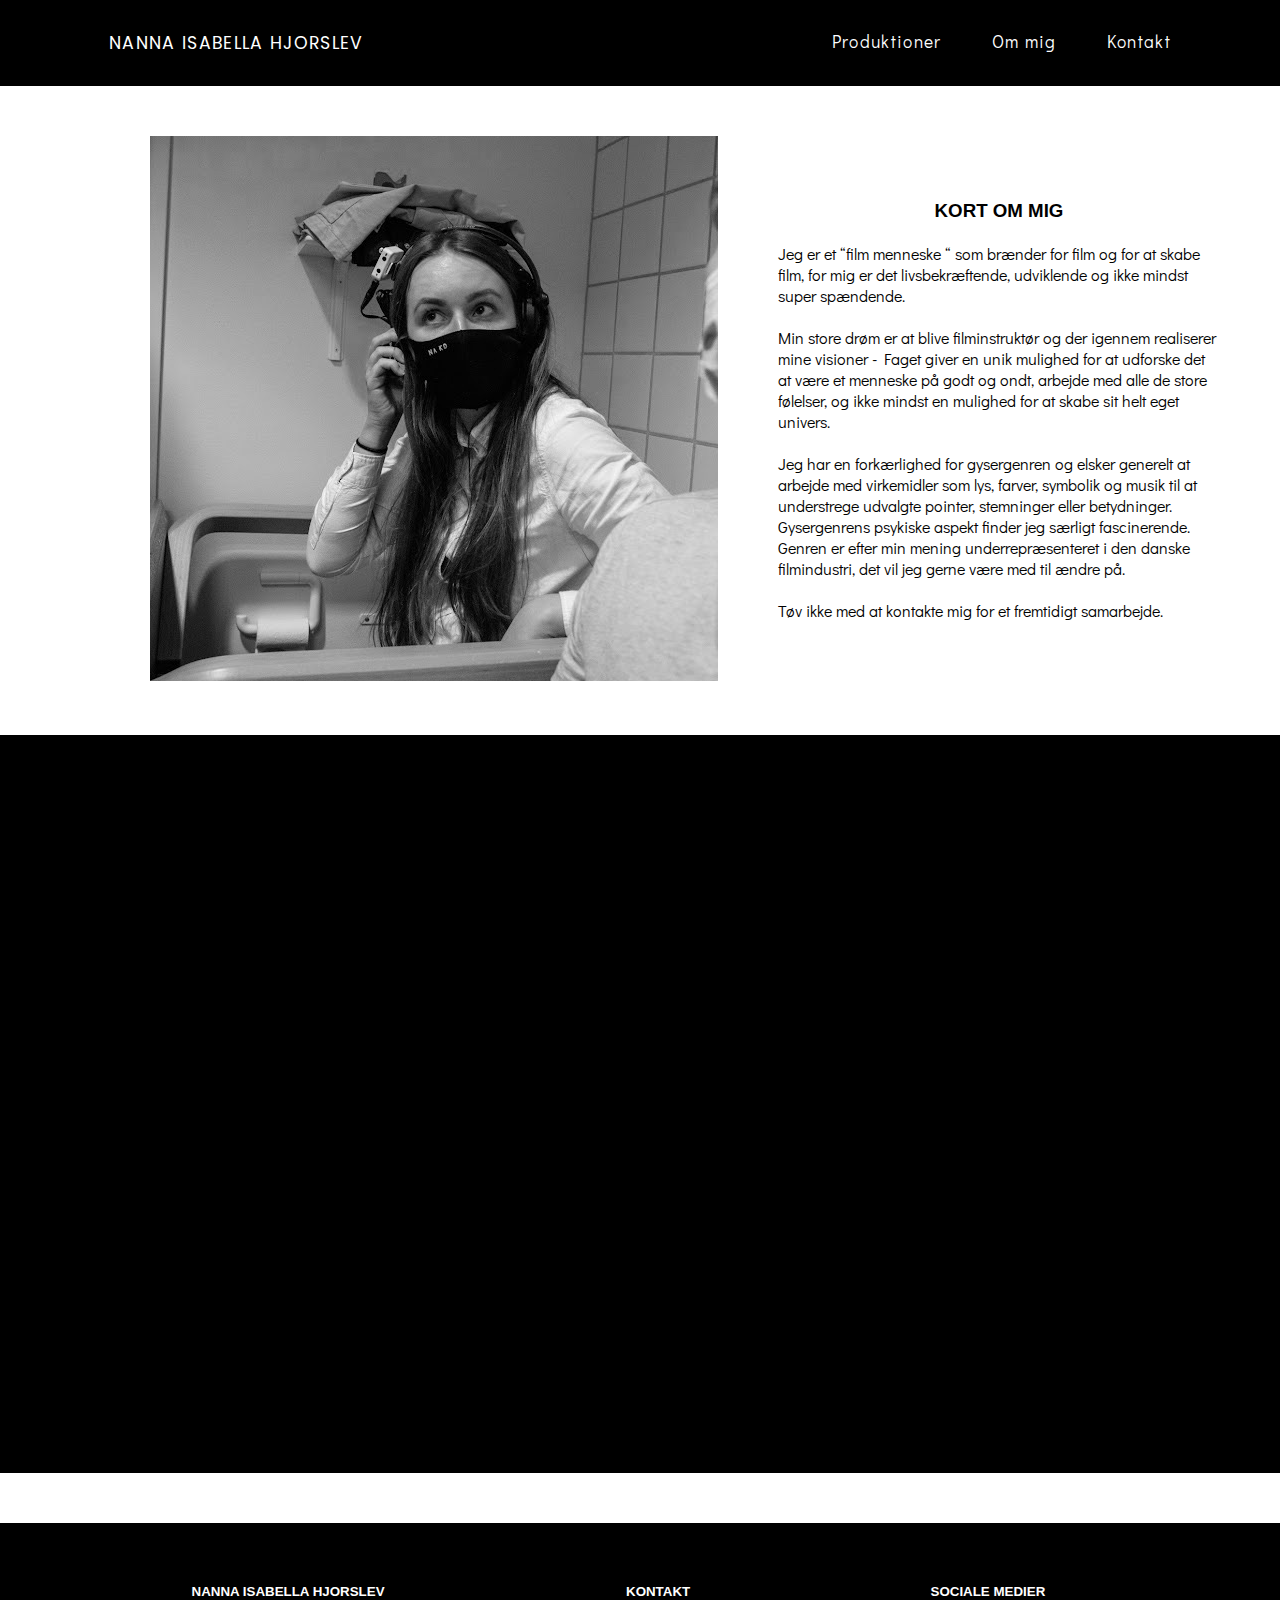
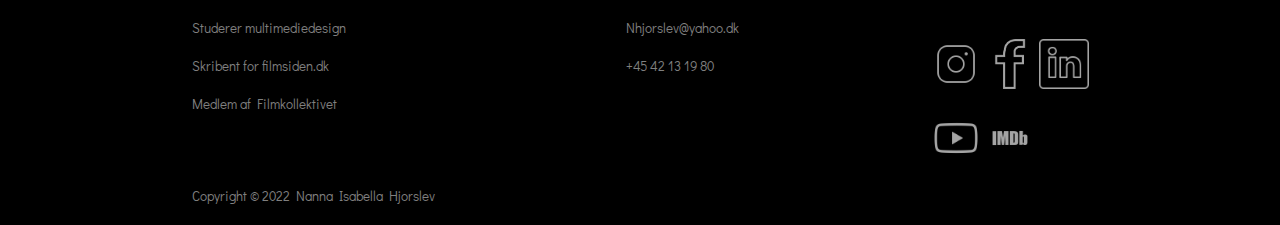
<file: index.html>
<!DOCTYPE html>
<html lang="da">
<head>
    <meta charset="UTF-8">
    <meta http-equiv="X-UA-Compatible" content="IE=edge">
    <meta name="viewport" content="width=device-width, initial-scale=1.0">
    <meta name="description" content="Nanna Isabella Hjorslev. Aspirerende filmskaber">


    <link rel="preconnect" href="https://fonts.googleapis.com">
    <link rel="preconnect" href="https://fonts.gstatic.com" crossorigin>
    <link href="https://fonts.googleapis.com/css2?family=Didact+Gothic&display=swap" rel="stylesheet">

    <link rel="preconnect" href="https://fonts.googleapis.com">
    <link rel="preconnect" href="https://fonts.gstatic.com" crossorigin>
    <link href="https://fonts.googleapis.com/css2?family=Poppins:wght@500&display=swap" rel="stylesheet">

    <link rel="preconnect" href="https://fonts.googleapis.com">
    <link rel="preconnect" href="https://fonts.gstatic.com" crossorigin>
    <link href="https://fonts.googleapis.com/css2?family=Open+Sans:wght@400;700&family=Roboto+Condensed:wght@700&family=Roboto:wght@100&display=swap" rel="stylesheet">

    <title>Nanna Isabella Hjorslev</title>
    <link rel="stylesheet" href="styles.css">

</head>
<body>


  <header class="headermobil">
    <a id="mobilemenubutton" href="burgermenu.html"><img src="images/burgermenu.png" alt="Burger Menu"></a>
     <a id="navn" href="index.html"> Nanna Isabella Hjorslev </a>

      <nav id="desktopmenu">
          <a href="produktioner.html">Produktioner</a>
          <a href="ommig.html">Om mig</a>
          <a href="kontakt.html">Kontakt</a>
          
      </nav>
      
  </header>

  <div class="flex-container">
<div class="forsideb"> <img src= "images/mig1.JPG" alt="forside billede af mig" /> </div>
<div class="text"> <h3>kort om mig</h3>  <p2><br>Jeg er et “film menneske “ 
    som brænder for film og for at skabe film, 
    for mig er det livsbekræftende, 
    udviklende og ikke mindst super spændende. <br> <br>
    Min store drøm er at blive filminstruktør 
    og der igennem realiserer mine visioner
     - Faget giver en unik mulighed 
     for at udforske det at være et menneske på godt og ondt,
      arbejde med alle de store følelser, 
      og ikke mindst en mulighed for at skabe sit helt eget univers. <br> <br>
    Jeg har en forkærlighed for gysergenren 
    og elsker generelt at arbejde med virkemidler 
    som lys, farver, symbolik og musik til at 
    understrege udvalgte pointer, stemninger eller betydninger.
     Gysergenrens psykiske aspekt finder jeg særligt fascinerende. 
     Genren er efter min mening underrepræsenteret i den danske filmindustri, 
     det vil jeg gerne være med til ændre på. <br> <br>
     Tøv ikke med at kontakte mig for et fremtidigt samarbejde. </p2></div>
  </div>

  <div class="flex-container2">
    <div><iframe width="450" height="315" src="https://www.youtube.com/embed/pas-dc8IJSk" title="YouTube video player" frameborder="0" allow="accelerometer; autoplay; clipboard-write; encrypted-media; gyroscope; picture-in-picture" allowfullscreen></iframe></div>
    <div><iframe width="450" height="315" src="https://www.youtube.com/embed/7DjQc9ravr4" title="YouTube video player" frameborder="0" allow="accelerometer; autoplay; clipboard-write; encrypted-media; gyroscope; picture-in-picture" allowfullscreen></iframe></div>
    <div><iframe width="450" height="315" src="https://www.youtube.com/embed/xtT4S8If3u0" title="YouTube video player" frameborder="0" allow="accelerometer; autoplay; clipboard-write; encrypted-media; gyroscope; picture-in-picture" allowfullscreen></iframe></div>
    <div><iframe width="450" height="315" src="https://www.youtube.com/embed/mISI_rykd48" title="YouTube video player" frameborder="0" allow="accelerometer; autoplay; clipboard-write; encrypted-media; gyroscope; picture-in-picture" allowfullscreen></iframe></div>
  </div>

  

  <footer>
    <div class="footer">
        <h4>Nanna Isabella Hjorslev</h4>
        <p> Studerer multimediedesign<pr>
        <a href="https://filmsiden.dk/"> <p> Skribent for filmsiden.dk <pr> </a>
        <p>Medlem af Filmkollektivet<pr>
    
        <br> 
         <br>
         <br>
         <br>

  <p> Copyright © 2022 Nanna Isabella Hjorslev </p>
  </div>

    <div class="footer">
      <h4>KONTAKT</h4>
        <p><a href="mailto:nhjorslev@yahoo.dk">Nhjorslev@yahoo.dk</a> </p>
        <p><a href="callto:+4542131980">+45 42 13 19 80</a></p>
        
      <br> 
<br>
</div>
<div class="footer">
    <h4>SOCIALE MEDIER</h4>
    <a href="https://www.instagram.com/nannahjorslev/" target="_blank"><img src="images/ig.png" alt="ig"></a> 
    <a href="https://www.facebook.com/nanna.hjorslev.7" target="_blank"><img src="images/facebook.png" alt="fb"></a>
    <a href="https://www.linkedin.com/in/nanna-isabella-hjorslev-784827231" target="_blank"><img src="images/linkedin.png" alt="linkedin"></a>
<br>
<a href="https://www.youtube.com/channel/UCCzF7MXHUV_2jxDxoGiyI3Q" target="_blank"><img src="images/youtube.png" alt="yt"></a>
      <a href="https://www.imdb.com/name/nm11736700/?ref_=nv_sr_srsg_0" target="_blank"><img src="images/imdb.png" alt="imdb"></a>
     <br>
 
</div>
</footer>  

</body>
</html>
</file>
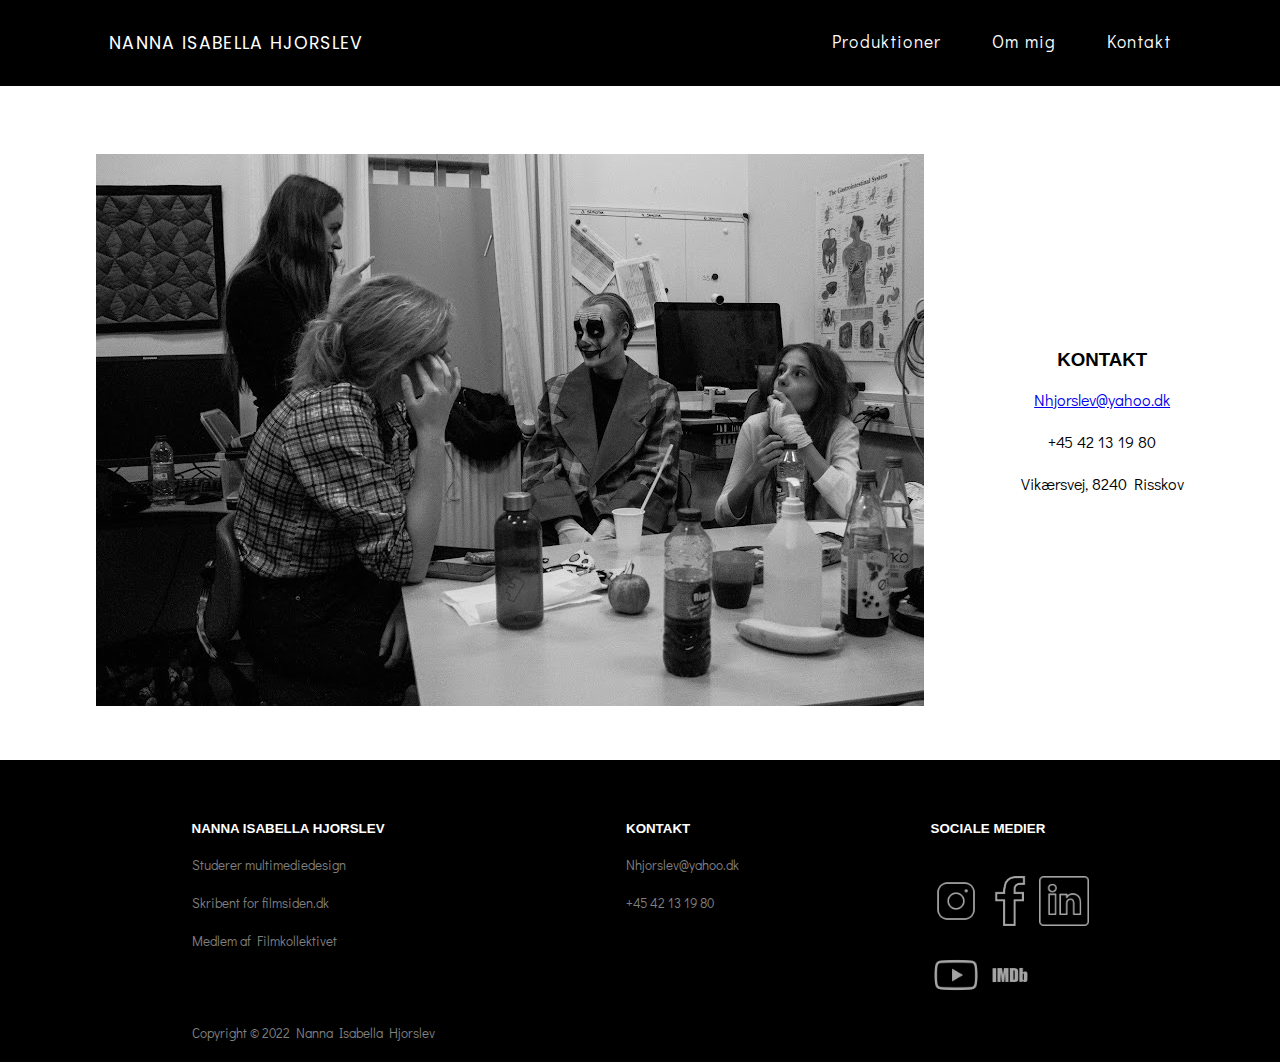
<file: kontakt.html>
<!DOCTYPE html>
<html lang="da">
<head>
    <meta charset="UTF-8">
    <meta http-equiv="X-UA-Compatible" content="IE=edge">
    <meta name="viewport" content="width=device-width, initial-scale=1.0">
    <meta name="description" content="Nanna Isabella Hjorslev. Aspirerende filmskaber">


    <link rel="preconnect" href="https://fonts.googleapis.com">
    <link rel="preconnect" href="https://fonts.gstatic.com" crossorigin>
    <link href="https://fonts.googleapis.com/css2?family=Didact+Gothic&display=swap" rel="stylesheet">

 <link rel="preconnect" href="https://fonts.googleapis.com">
<link rel="preconnect" href="https://fonts.gstatic.com" crossorigin>
<link href="https://fonts.googleapis.com/css2?family=Poppins:wght@500&display=swap" rel="stylesheet">

    <link rel="preconnect" href="https://fonts.googleapis.com">
    <link rel="preconnect" href="https://fonts.gstatic.com" crossorigin>
    <link href="https://fonts.googleapis.com/css2?family=Open+Sans:wght@400;700&family=Roboto+Condensed:wght@700&family=Roboto:wght@100&display=swap" rel="stylesheet">

    <title>Nanna Isabella Hjorslev</title>
    <link rel="stylesheet" href="styles.css">

</head>
<body>


  <header class="headermobil">
    <a id="mobilemenubutton" href="burgermenu.html"><img src="images/burgermenu.png" alt="Burger Menu"></a>
     <a id="navn" href="index.html"> Nanna Isabella Hjorslev </a>

      <nav id="desktopmenu">
          <a href="produktioner.html">Produktioner</a>
          <a href="ommig.html">Om mig</a>
          <a href="kontakt.html">Kontakt</a>
          
      </nav>
      
  </header>

  <br>

  <div class="flex-container">
    <div class="kontakt"> <img src= "images/kontakt.JPG" alt="kontakt" /> </div>
    <div class="text5"> <h3>KONTAKT</h3>   <br>
        <p> <a href="mailto:nhjorslev@yahoo.dk">Nhjorslev@yahoo.dk</a> <br> <br>

            +45 42 13 19 80 <br>
            <br>
            Vikærsvej, 8240 Risskov <br> <br>
            </p>
        </div>
      </div>

  <footer>   
    <div class="footer">
        <h4>Nanna Isabella Hjorslev</h4>
        <p> Studerer multimediedesign<pr>
        <a href="https://filmsiden.dk/"> <p> Skribent for filmsiden.dk <pr> </a>
        <p>Medlem af Filmkollektivet<pr>
    
        <br> 
         <br>
         <br>
         <br>

  <p> Copyright © 2022 Nanna Isabella Hjorslev </p>
  </div>

    <div class="footer">
      <h4>KONTAKT</h4>
        <p><a href="mailto:nhjorslev@yahoo.dk">Nhjorslev@yahoo.dk</a> </p>
        <p><a href="callto:+4542131980">+45 42 13 19 80</a></p>
        
      <br> 
<br>
</div>
<div class="footer">
    <h4>SOCIALE MEDIER</h4>
    <a href="https://www.instagram.com/nannahjorslev/" target="_blank"><img src="images/ig.png" alt="ig"></a> 
    <a href="https://www.facebook.com/nanna.hjorslev.7" target="_blank"><img src="images/facebook.png" alt="fb"></a>
    <a href="https://www.linkedin.com/in/nanna-isabella-hjorslev-784827231" target="_blank"><img src="images/linkedin.png" alt="linkedin"></a>
<br>
<a href="https://www.youtube.com/channel/UCCzF7MXHUV_2jxDxoGiyI3Q" target="_blank"><img src="images/youtube.png" alt="yt"></a>
      <a href="https://www.imdb.com/name/nm11736700/?ref_=nv_sr_srsg_0" target="_blank"><img src="images/imdb.png" alt="imdb"></a>
     <br>
 
</div>

</body>
</html>
</file>
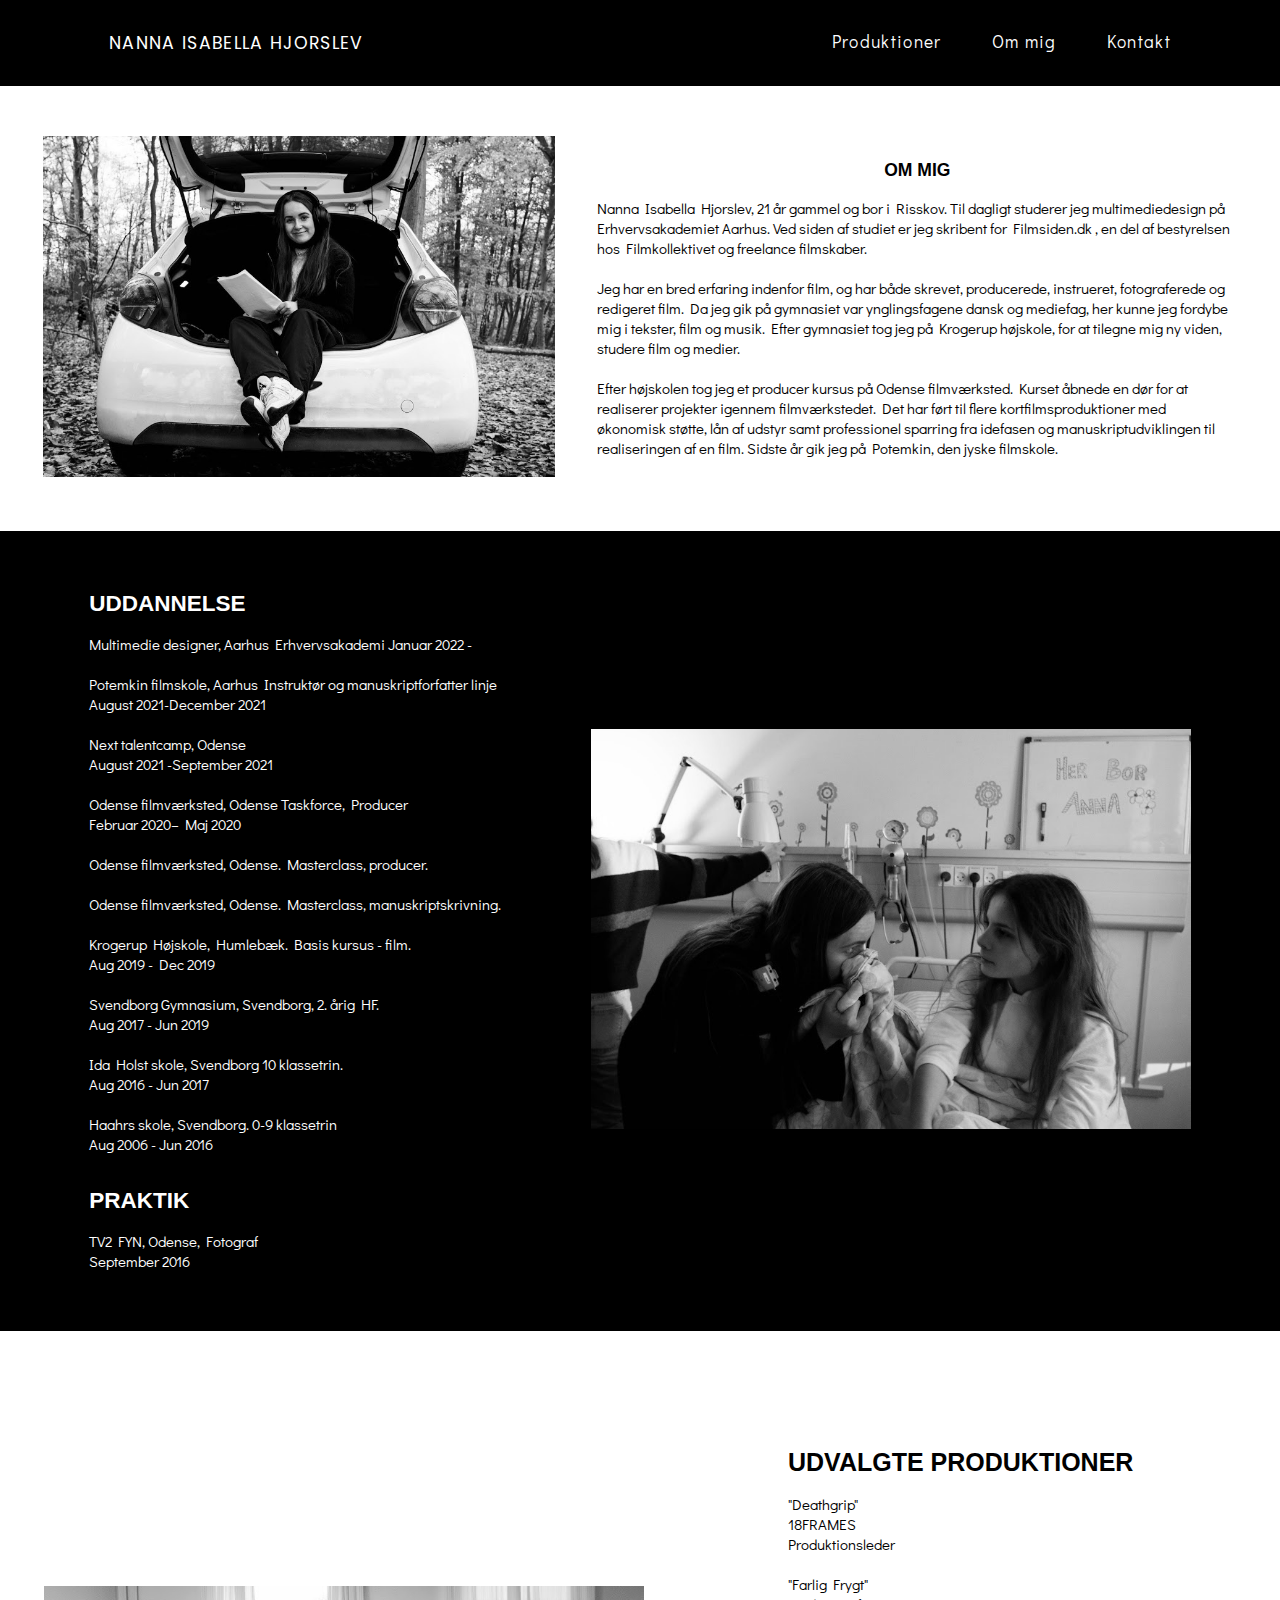
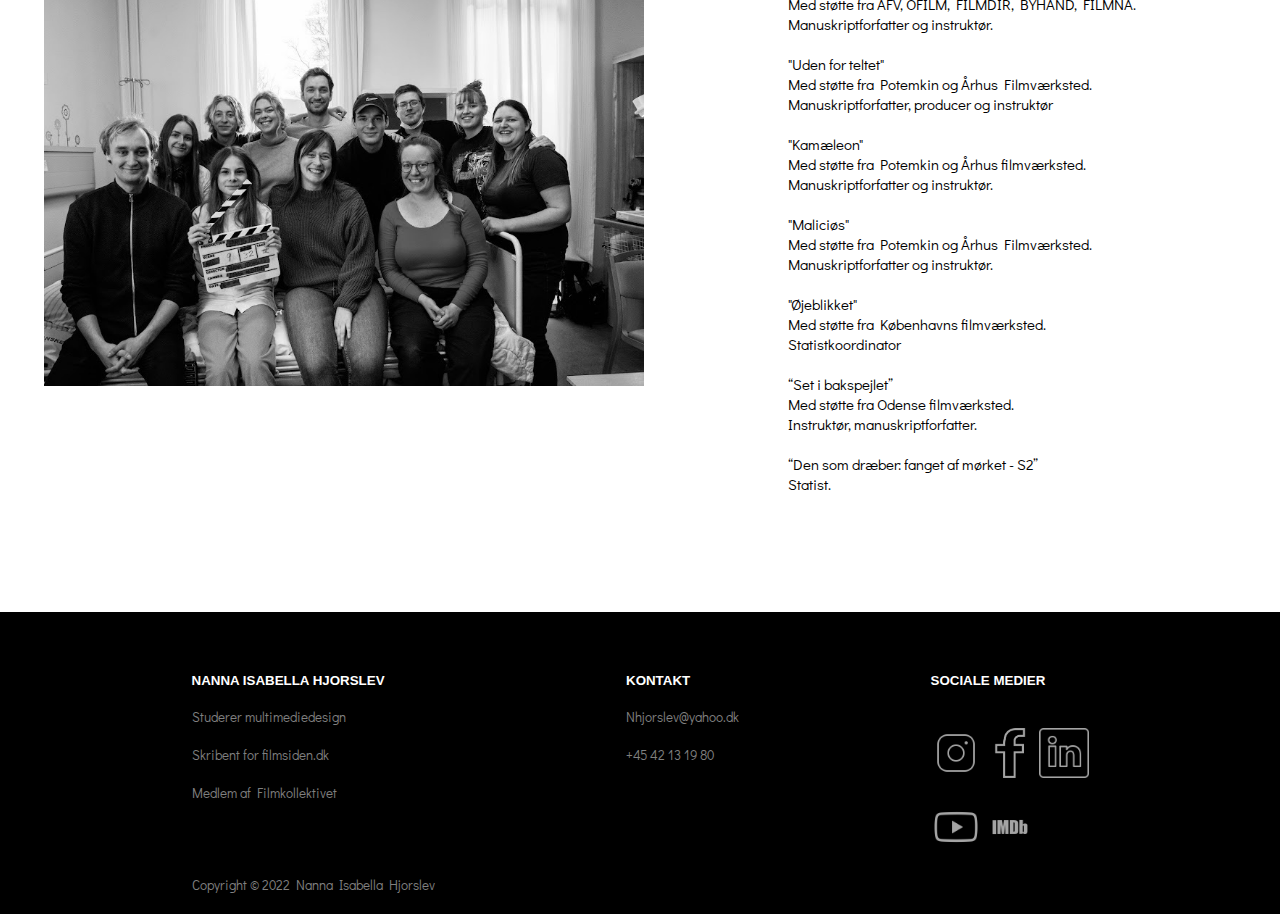
<file: ommig.html>
<!DOCTYPE html>
<html lang="da">
<head>
    <meta charset="UTF-8">
    <meta http-equiv="X-UA-Compatible" content="IE=edge">
    <meta name="viewport" content="width=device-width, initial-scale=1.0">
    <meta name="description" content="BESKRIVELSE">


    <link rel="preconnect" href="https://fonts.googleapis.com">
    <link rel="preconnect" href="https://fonts.gstatic.com" crossorigin>
    <link href="https://fonts.googleapis.com/css2?family=Didact+Gothic&display=swap" rel="stylesheet">

 <link rel="preconnect" href="https://fonts.googleapis.com">
<link rel="preconnect" href="https://fonts.gstatic.com" crossorigin>
<link href="https://fonts.googleapis.com/css2?family=Poppins:wght@500&display=swap" rel="stylesheet">

    <link rel="preconnect" href="https://fonts.googleapis.com">
    <link rel="preconnect" href="https://fonts.gstatic.com" crossorigin>
    <link href="https://fonts.googleapis.com/css2?family=Open+Sans:wght@400;700&family=Roboto+Condensed:wght@700&family=Roboto:wght@100&display=swap" rel="stylesheet">

    <title>Nanna Isabella Hjorslev</title>
    <link rel="stylesheet" href="styles.css">

</head>
<body>


  <header class="headermobil">
    <a id="mobilemenubutton" href="burgermenu.html"><img src="images/burgermenu.png" alt="Burger Menu"></a>
     <a id="navn" href="index.html"> Nanna Isabella Hjorslev </a>

      <nav id="desktopmenu">
          <a href="produktioner.html">Produktioner</a>
          <a href="ommig.html">Om mig</a>
          <a href="kontakt.html">Kontakt</a>
          
      </nav>
      
  </header>

  <div class="flex-container6">
<div class="billede2"> <img src= "images/mig3.JPG" width = "600" height = "400" alt="mig i bil" /> </div>
<div class="text2"> <h3> Om mig</h3>  <br>
    <p2> Nanna Isabella Hjorslev, 21 år gammel og bor i Risskov. 
        Til dagligt studerer jeg multimediedesign på Erhvervsakademiet Aarhus. 
        Ved siden af studiet er jeg skribent for Filmsiden.dk ,
         en del af bestyrelsen hos Filmkollektivet og freelance filmskaber.
        <br> <br>
        Jeg har en bred erfaring indenfor film, og har både skrevet, producerede, instrueret, fotograferede og redigeret film.
        Da jeg gik på gymnasiet var ynglingsfagene dansk og mediefag, her kunne jeg fordybe mig i tekster, film og musik. 
        Efter gymnasiet tog jeg på Krogerup højskole, for at tilegne mig ny viden, studere film og medier. 
        <br> <br>
        Efter højskolen tog jeg et producer kursus på Odense filmværksted. Kurset åbnede en dør for at realiserer projekter igennem filmværkstedet. 
        Det har ført til flere kortfilmsproduktioner med økonomisk støtte, lån af udstyr samt professionel sparring fra idefasen og manuskriptudviklingen til realiseringen af en film. 
        Sidste år gik jeg på Potemkin, den jyske filmskole. 
        </p2></div>
  </div>

  <div class="flex-container5">
    <div class="text3"> <h2>Uddannelse</h2> <br>
    <p3>Multimedie designer, Aarhus Erhvervsakademi
        Januar 2022 - <br> <br>
        Potemkin filmskole, Aarhus
        Instruktør og manuskriptforfatter linje
        <br>August 2021-December 2021 <br> <br>
        Next talentcamp, Odense <br>
August 2021 -September 2021 <br> <br>
Odense filmværksted, Odense
Taskforce, Producer <br>
Februar 2020– Maj 2020 <br> <br>
Odense filmværksted, Odense.
Masterclass, producer.
<br> <br>
Odense filmværksted, Odense.
Masterclass, manuskriptskrivning.
<br> <br>

Krogerup Højskole, Humlebæk. 
Basis kursus - film. <br>
Aug 2019 - Dec 2019
<br> <br>
Svendborg Gymnasium, Svendborg, 
2. årig HF.
<br> 
Aug 2017 - Jun 2019 
<br> <br>
Ida Holst skole, Svendborg
10 klassetrin. <br>
Aug 2016 - Jun 2017
<br> <br>
Haahrs skole, Svendborg.
0-9 klassetrin
<br>
Aug 2006 - Jun 2016
     </p3>
    <br>
    <br>
<br>
<h2>PRAKTIK</h2>
<br>
<p3>TV2 FYN, Odense, Fotograf
<br>
September 2016
</p3>
</div>
     <div class="billede3"> <img src= "images/ff3.JPG" width = "600" height = "400" alt="produktionsbillede" /> </div>
    
      </div>

      <div class="flex-container6">
        <div class="billede4"> <img src= "images/hold2.JPG" width = "600" height = "400" alt="crew billede" /> </div>
        
        <div class="text4"> <br><h4> Udvalgte produktioner</h4>  <br>
            <p2>
        "Deathgrip" <br>
        18FRAMES <br>
        Produktionsleder
<br> <br>
        "Farlig Frygt" <br>
Med støtte fra AFV, OFILM, FILMDIR, BYHAND, FILMNA. <br>
Manuskriptforfatter og instruktør.
<br> <br>
"Uden for teltet" <br>
Med støtte fra Potemkin og Århus Filmværksted. <br>
Manuskriptforfatter, producer og instruktør
<br> <br>
"Kamæleon"<br>
Med støtte fra Potemkin og Århus filmværksted. <br>
Manuskriptforfatter og instruktør.
<br> <br>
"Maliciøs" <br>
Med støtte fra Potemkin og Århus Filmværksted. <br>
Manuskriptforfatter og instruktør.
<br> <br>
"Øjeblikket" <br>
Med støtte fra Københavns filmværksted. <br>
Statistkoordinator
<br> <br>
“Set i bakspejlet” <br>
Med støtte fra Odense filmværksted. 
 <br>
Instruktør, manuskriptforfatter.
<br> <br>
“Den som dræber: fanget af mørket - S2”  <br>
Statist.

    </p2>
   
            </div>
          </div>


          <br>
      <footer>   
        <div class="footer">
            <h4>Nanna Isabella Hjorslev</h4>
            <p> Studerer multimediedesign<pr>
            <a href="https://filmsiden.dk/"> <p> Skribent for filmsiden.dk <pr> </a>
            <p>Medlem af Filmkollektivet<pr>
        
            <br> 
             <br>
             <br>
             <br>
    
      <p> Copyright © 2022 Nanna Isabella Hjorslev </p>
      </div>
    
        <div class="footer">
          <h4>KONTAKT</h4>
            <p><a href="mailto:nhjorslev@yahoo.dk">Nhjorslev@yahoo.dk</a> </p>
            <p><a href="callto:+4542131980">+45 42 13 19 80</a></p>
            
          <br> 
    <br>
    </div>
    <div class="footer">
        <h4>SOCIALE MEDIER</h4>
        <a href="https://www.instagram.com/nannahjorslev/" target="_blank"><img src="images/ig.png" alt="ig"></a> 
        <a href="https://www.facebook.com/nanna.hjorslev.7" target="_blank"><img src="images/facebook.png" alt="fb"></a>
        <a href="https://www.linkedin.com/in/nanna-isabella-hjorslev-784827231" target="_blank"><img src="images/linkedin.png" alt="linkedin"></a>
    <br>
    <a href="https://www.youtube.com/channel/UCCzF7MXHUV_2jxDxoGiyI3Q" target="_blank"><img src="images/youtube.png" alt="yt"></a>
          <a href="https://www.imdb.com/name/nm11736700/?ref_=nv_sr_srsg_0" target="_blank"><img src="images/imdb.png" alt="imdb"></a>
         <br>
     
    </div>
    
    </body>
    </html>
</file>
<file: styles.css>
/* GENERELLE REGLER FOR ALLE SIDER */
*{
    margin:0;
    padding:0;
}

/* HEADER: */

header{
    width:100%;
    height: 45px;
    background-color: black;

    display:flex;
    justify-content:space-around;
    border-bottom:0.5px solid black;

    padding-top: 20px;
    padding-bottom:20px;

}

header > img {
    margin-right:10px;
}

header > nav{
    display:flex;
    gap: 30px;
    padding-left:250px;
}

header > nav > a{
    text-decoration:none;
    color:white;
    font-family:'Didact Gothic', sans-serif;
    font-size:13pt;
}

#navn {
    text-decoration:none;
    text-transform: uppercase;
    color:white;
    padding:10px;
    letter-spacing:1pt;
    font-family:'Poppins', sans-serif;
    font-size:13pt;
  
}

/* spacing af navbaren */
nav{
    display: flex;
    gap: 30px;
    padding-left:250px;
  }
  
  nav > a{
    color: white;
    padding: 10px;
    font-size: 12pt;
    font-family: 'Segoe UI', Tahoma, Geneva, Verdana, sans-serif;
    letter-spacing: 1pt;
    text-decoration: none;
  }


/* BURGER MENU (EKSTERN HTML SIDE) */

#burgermenubody{
    background-color:black;
    
  }
  
  #burgermenu{
    display:flex;
    gap: 50px;
    flex-direction: column;
    align-items: center;
    padding: 20%;

    font-family:'Segoe UI', Tahoma, Geneva, Verdana, sans-serif;
    color: white;
    
  }
  
  #burgermenunavikoner{
    display: flex;
    justify-content: center;
    gap: 30px;
    padding-bottom:40px;
  }
  
  .burgermenunavikon{
    width: 40px;
    height: 40px;
  }
  
  #burgermenuexit > img{
    width: 30px;
    height: 30px;
    padding: 6%;
  }
  
  #mobilemenubutton > img{
    width: 30px;
    height: 30px;
  }

/* Flexbox */

/* Flexbox - Forsiden */
  .flex-container {
    display: flex;
    align-items: center;
    justify-content: space-evenly;
    
  }

  .forsideb {
    max-width: 100%;
    max-height:100%;

    padding-top: 50px;
    padding-bottom:50px;
    margin-left:150px;
   

}

  .text {
    font-size: 16px;
    padding: 60px;
    
  }

  .flex-container2 {
    display: flex;
    flex-direction: row;
    align-items: center;
    flex-wrap:wrap;
    justify-content:space-around;
    margin-bottom: 50px;
    background-color: black;
    padding: 50px;
  }

  .overskrifttil2 {
    align-items: center;
    background-color: black;

}

/* Flexbox - Produktioner*/

.flex-container3 {
    display: flex;
    flex-direction: row;
    align-items: center;
    justify-content:space-around;
    margin-bottom: 50px;
    padding: 50px;
    flex-wrap:wrap;
  }

  .flex-container4{
    display: flex;
    flex-direction:row;
    align-items: center;
    flex-wrap:wrap;
    justify-content:space-around;
    background-color: black;
    
    padding: 10px;
   
  }

/* Flexbox - Om mig*/

.flex-container5 {
    display: flex;
    align-items: center;
    justify-content: space-evenly;
    flex-wrap:wrap;
    background-color: black;
    
  }

  .text3 {
    font-size: 15px;
    padding: 60px 0;
    
  }

  .billede3 {
    max-width: 100%;
    max-height:100%;

    padding-top: 50px;
    padding-bottom:50px;

}

  .text2 {
    font-size: 15px;
    width: 50%;
    padding: 50px 0;
    
  }

  .flex-container6 {
    display: flex;
    align-items: center;
    justify-content: space-evenly;
    flex-wrap:wrap;
    
  }

  .text4 {
    font-size: 15px;
    padding: 100px;
    
  }

  .billede4 {
    padding-top: 50px;
  }

  .billede2 {
    max-width: 100%;
    max-height:100%;

    padding-top: 50px;
    padding-bottom:50px;

    width:40%;
}

.billede2 > img {
  width: 100%;
  height: auto;
}

/* Flexbox - Kontakt*/
.kontakt {
    max-width: 100%;
    max-height:100%;

    padding-top: 50px;
    padding-bottom:50px;


}

.kontakt > img {
  max-width: 100%;
}

.text5 {
    font-size: 16px;
  }
  

/* FONTS */
h2 {
    text-transform: uppercase;
    font-family: 'Segoe UI', Tahoma, Geneva, Verdana, sans-serif;
    color: white;
}

h3 {
    text-transform: uppercase;
    font-family: 'Segoe UI', Tahoma, Geneva, Verdana, sans-serif;
    color: black;
    text-align: center;
  
}


h4 {
    text-transform: uppercase;
    font-family: 'Segoe UI', Tahoma, Geneva, Verdana, sans-serif;
    color: black;
    font-size: 25px;
}

p {
    text-align: center;
    font-family: 'Didact Gothic', sans-serif;
    color:black;
    text-decoration: none;
}

p2 {
    font-family: 'Didact Gothic', sans-serif;
    color:black;
}

p3 {
    font-family: 'Didact Gothic', sans-serif;
    color:white;
}

/* GALLERI */

#galleriresponsiv{
    display: flex;
    flex-direction: row;
    flex-wrap: wrap;
    justify-content: center;
  }
  
  .responsive {
    padding: 10px;
    width: 25%;
  }
  
  div.gallery img {
    width: 100%;
    height: auto;
  }
  
  
  @keyframes fadeIn{
    0% {opacity:0;}
    100% {opacity:1;}
  }
  
  #galleriresponsiv{
    animation: fadeIn;
    animation-duration: 3s;
    animation-delay: 0s;
  }
  

  /* FOOTER */

  footer{
    background-color: black;
    
    padding-top:40px;
    width:100%;

    text-align:left;
   
    display: flex;
    flex-direction:row;
    justify-content: space-evenly;
    border-top: 0.5px solid black;
  }
  
  footer > div > p{
    margin-top:20px;
    margin-bottom:20px;
    color:grey;
    text-align: left;
    font-size: 10pt;
    
  }

  footer > div > h4{
    margin-top:20px;
    margin-bottom:20px;
    color:white;
    text-align: left;
    font-size: 10pt;
    
  }
  
  footer > div > p > a{
    text-decoration: none;
    color: grey;
  }

  
  
  footer > div > a > img{
    max-height:50px;
    margin-top:20px;
  }

  

   

/* MEDIA QUERIES*/          


@media only screen and (min-width:1000px){
 
    /* header */
   #mobilemenubutton{
       display: none;
      }
    }

@media only screen and (max-width:1000px){
 
    /* header */
    #desktopmenu{
        display: none;
    }

    /* flex container */
    .flex-container {
      flex-direction: column;
    }

    .flex-container > .forsideb {
      margin: 0;
    }

    .flex-container > .forsideb > img {
      max-width: 550px;
    }

    .kontakt {
      padding:0;
    }

    .text5{
      margin: 40px 0;
    
    }

    .flex-container6{
      flex-direction: column;
    }

    .flex-container6 > .billede2{
      width: 80%;
    }
    .flex-container6 > .text2{
      width: 80%;
    }
  
   /* footer */
   footer{
    display: flex;
    flex-direction: column;
  }
  
  footer > .footer {
   display: flex;
   flex-direction: column;
   align-items: center;
   justify-content: center;
  }
}

@media only screen and (max-width:550px){
  
    /* header */
    div > #searchnavikon{
        display: none;
    }

     /* Galleri*/
.responsive {
    width: 80%;
    
  }


/* Billeder */
img {
  width: 100%;
  height: auto;
}

.forsideb {
  max-width:800px;
  padding:0;
  margin:0;
}

.forsideb > img{
  width: 100%;
}

.flex-container6 > .billede2 {
  width: 100%;
  padding:0;
}

.billede3 {
  width: 100%;
  padding:0;
  margin-bottom: 50px;
}

.text3 {
  width:80%;
}

.billede4 {
  width: 100%;
  padding:0;
  margin-top: 50px;
}

.text4 {
  width: 80%;
  padding:0;
}

.kontakt {
    padding:0;
}

.kontakt > img {
  width: 100%;
}

.footer > img {
  width: 10px;
  height: 10px;
}


  /* Flexboxe*/
  .flex-container{
    flex-direction: column;
}

.flex-container2{
    flex-direction: column;
    padding: 0;
    gap: 10px;
}

.flex-container2 > div {
    width: 100%;
}

.flex-container2 > div > iframe {
    max-width:550px;
    width: 100%;
}

.flex-container3{
    flex-direction:column;
    
}

.flex-container4{
    flex-direction: column;
}

.flex-container4 > div {
  width: 100%;
}

.flex-container4 > div > iframe {
  max-width:550px;
  width: 100%;
}

.flex-container5{
    flex-direction: column;
}

}





@media only screen and (max-width:375px){

  /* header */
  #mobilemenubutton {
      width: 40px;
      height: 40px;
  }
  
  #navikoner{
      gap:10px;
  }
}
  
@media only screen and (min-width:320px){

  /* header */
  #mobilemenubutton {
      width: 30px;
      height: 30px;
  }
  
  #navikoner{
      gap:5px;
  }
}
</file>
